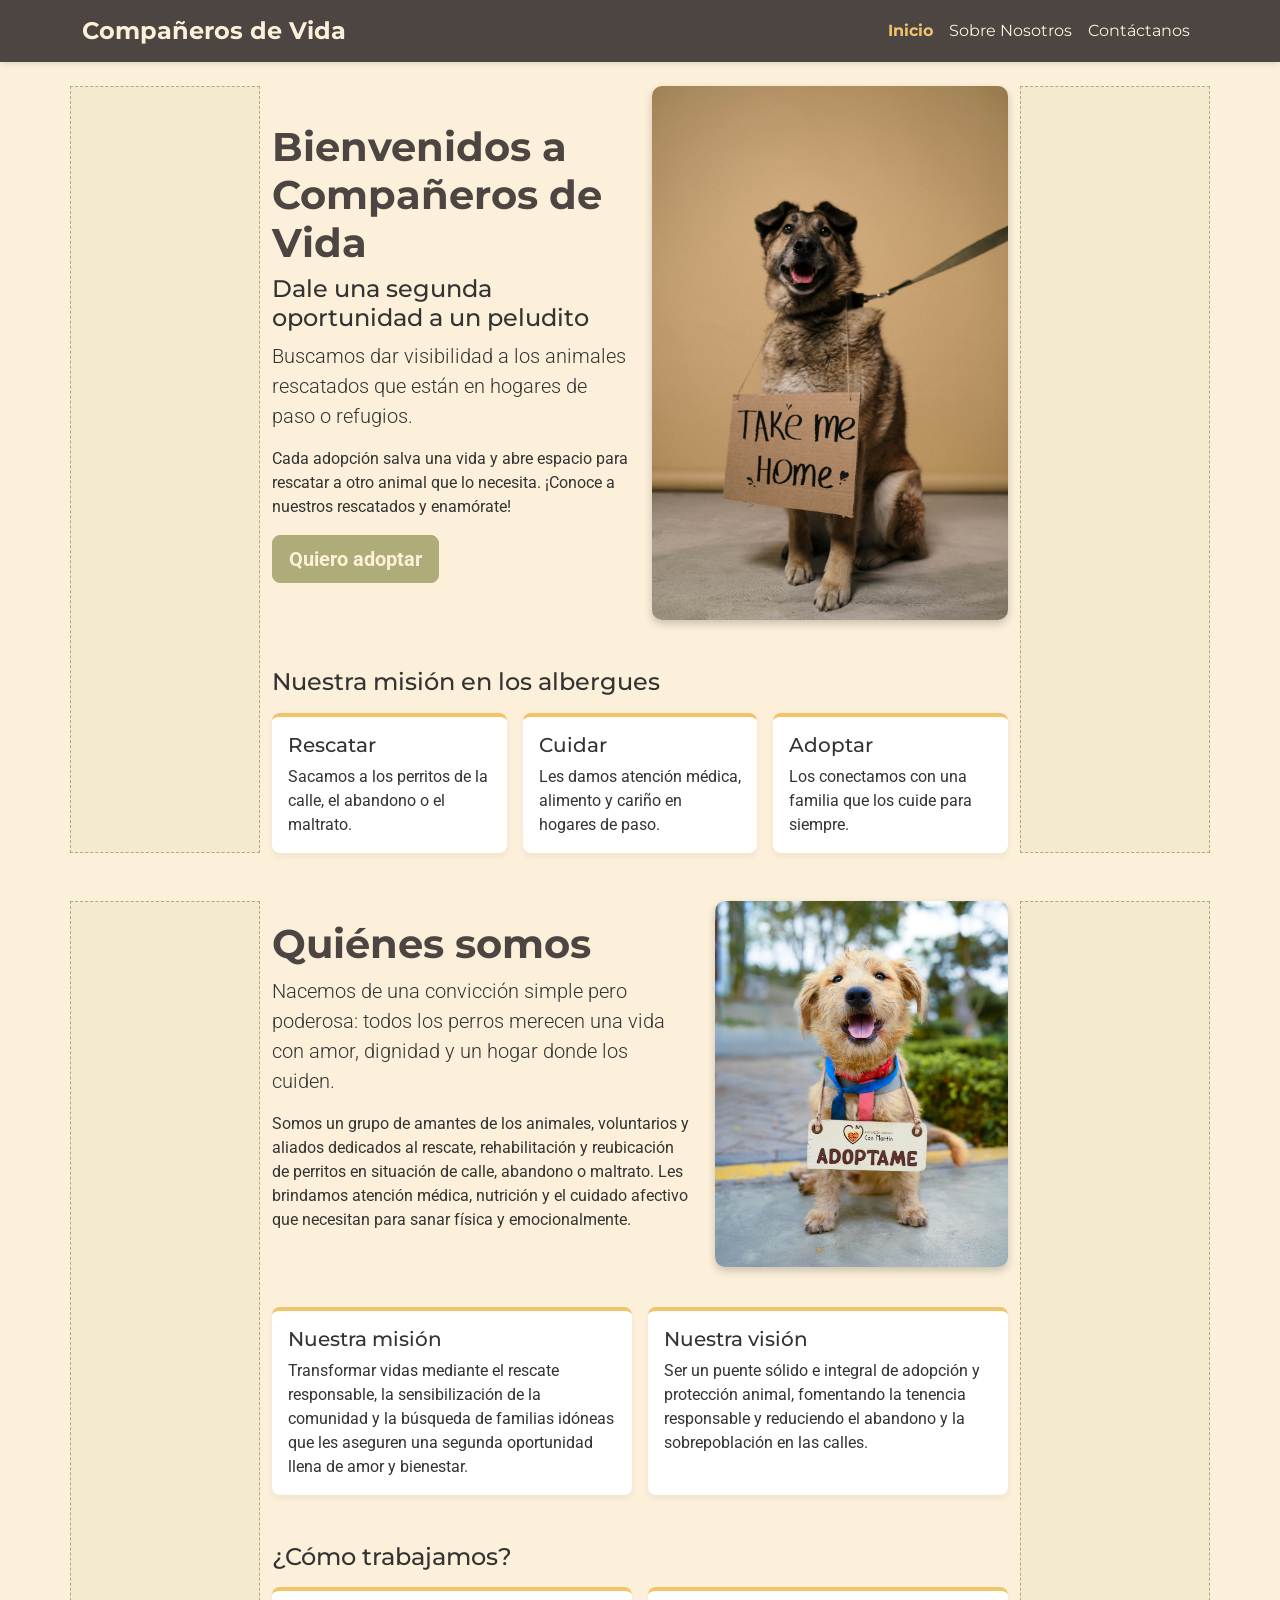
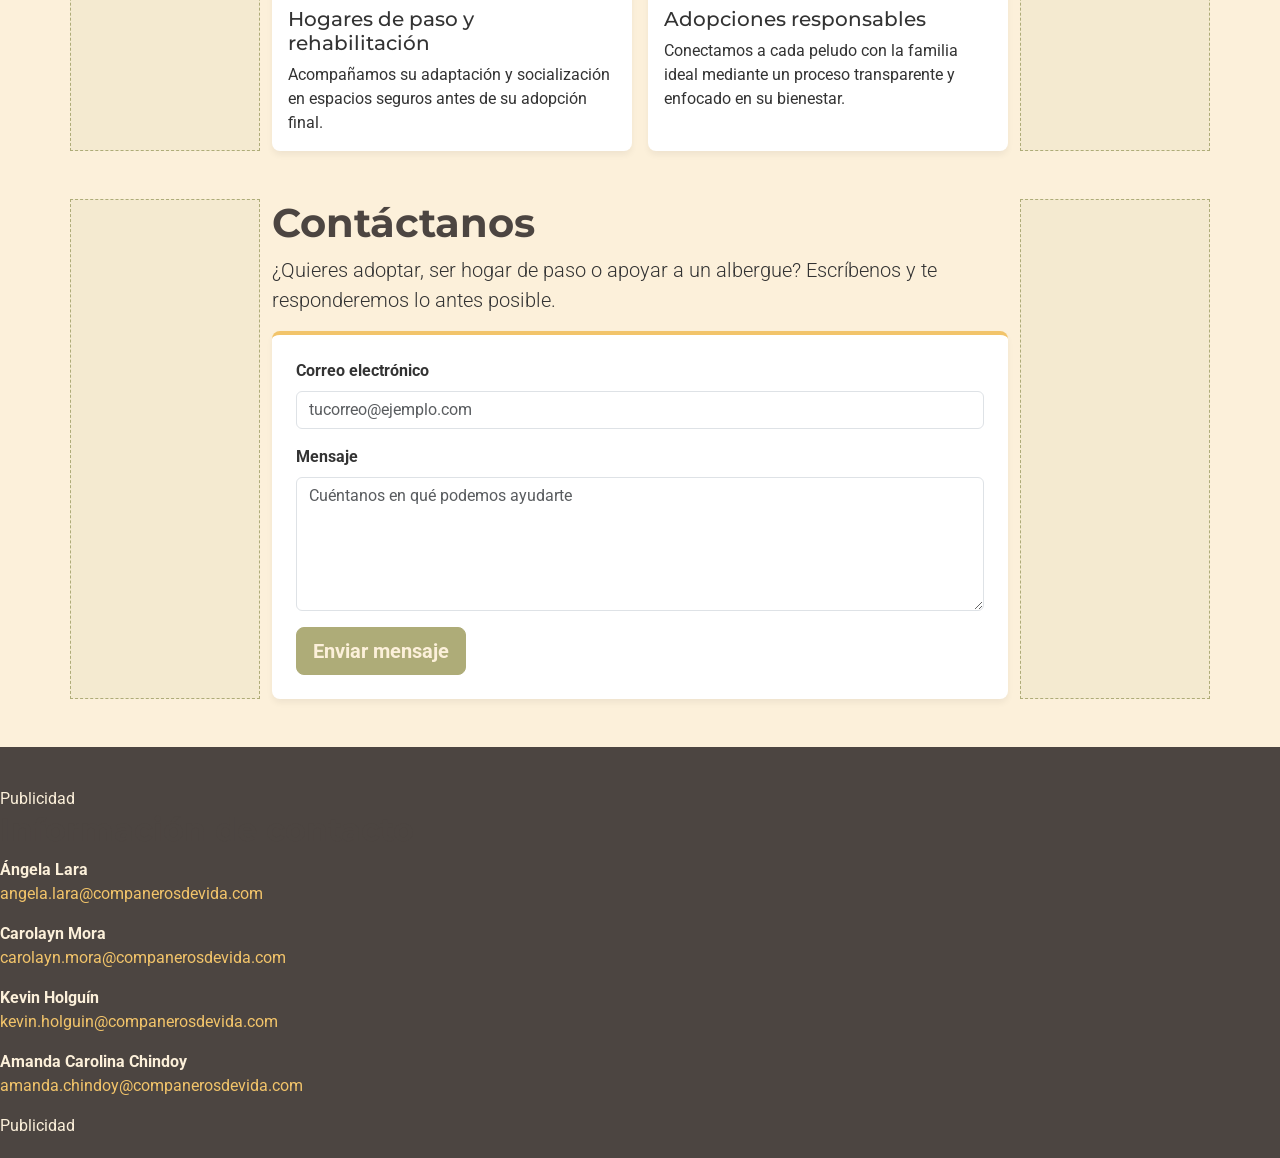
<file: index.html>
﻿<!DOCTYPE html>
<html lang="es">
<head>
    <meta charset="UTF-8">
    <meta name="viewport" content="width=device-width, initial-scale=1.0">
    <title>Compañeros de Vida</title>

    <!-- Bootstrap -->
    <link href="https://cdn.jsdelivr.net/npm/bootstrap@5.3.8/dist/css/bootstrap.min.css" rel="stylesheet"
    integrity="sha384-sRIl4kxILFvY47J16cr9ZwB07vP4J8+LH7qKQnuqkuIAvNWLzeN8tE5YBujZqJLB" crossorigin="anonymous">
    <link href="https://fonts.googleapis.com/css2?family=Nunito:wght@400;600;800&display=swap" rel="stylesheet">
    <link rel="stylesheet" href="styles.css">
</head>
<body>
    <nav class="navbar navbar-expand-lg navbar-compania sticky-top">
        <div class="container">
            <a class="navbar-brand fs-4 fw-bolder" href="#inicio">Compañeros de Vida</a>
            <button class="navbar-toggler" type="button" data-bs-toggle="collapse" data-bs-target="#menuPrincipal" aria-controls="menuPrincipal" aria-expanded="false" aria-label="Abrir menú">
                <span class="navbar-toggler-icon"></span>
            </button>
            <div class="collapse navbar-collapse" id="menuPrincipal">
                <ul class="navbar-nav ms-auto">
                    <li class="nav-item"><a class="nav-link active" href="#inicio" aria-current="page">Inicio</a></li>
                    <li class="nav-item"><a class="nav-link" href="#sobre-nosotros">Sobre Nosotros</a></li>
                    <li class="nav-item"><a class="nav-link" href="#contacto">Contáctanos</a></li>
                </ul>
            </div>
        </div>
    </nav>

    <main>
        <section id="inicio" class="container mt-4 seccion-pagina">
            <div class="row">
                <aside class="col-md-2 columna-reservada" aria-hidden="true"></aside>
                <div class="col-md-8">
                    <div class="row align-items-center g-4">
                        <div class="col-lg-6">
                            <h1 class="display-6">Bienvenidos a Compañeros de Vida</h1>
                            <h2 class="h4">Dale una segunda oportunidad a un peludito</h2>
                            <p class="lead">Buscamos dar visibilidad a los animales rescatados que están en hogares de paso o refugios.</p>
                            <p>Cada adopción salva una vida y abre espacio para rescatar a otro animal que lo necesita. ¡Conoce a nuestros rescatados y enamórate!</p>
                            <a href="#contacto" class="btn btn-compania btn-lg">Quiero adoptar</a>
                        </div>
                        <div class="col-lg-6 text-center">
                            <img src="img/perito-inicio.png" class="img-fluid img-redondeada" alt="Perro buscando un hogar">
                        </div>
                    </div>

                    <h2 class="h4 mt-5 mb-3">Nuestra misión en los albergues</h2>
                    <div class="row g-3">
                        <div class="col-md-4"><div class="tarjeta-compania p-3 h-100"><h3 class="h5">Rescatar</h3><p class="mb-0">Sacamos a los perritos de la calle, el abandono o el maltrato.</p></div></div>
                        <div class="col-md-4"><div class="tarjeta-compania p-3 h-100"><h3 class="h5">Cuidar</h3><p class="mb-0">Les damos atención médica, alimento y cariño en hogares de paso.</p></div></div>
                        <div class="col-md-4"><div class="tarjeta-compania p-3 h-100"><h3 class="h5">Adoptar</h3><p class="mb-0">Los conectamos con una familia que los cuide para siempre.</p></div></div>
                    </div>
                </div>
                <aside class="col-md-2 columna-reservada" aria-hidden="true"></aside>
            </div>
        </section>

        <section id="sobre-nosotros" class="container mt-5 seccion-pagina">
            <div class="row">
                <aside class="col-md-2 columna-reservada" aria-hidden="true"></aside>
                <div class="col-md-8">
                    <div class="row align-items-center g-4">
                        <div class="col-lg-7">
                            <h2 class="display-6">Quiénes somos</h2>
                            <p class="lead">Nacemos de una convicción simple pero poderosa: todos los perros merecen una vida con amor, dignidad y un hogar donde los cuiden.</p>
                            <p>Somos un grupo de amantes de los animales, voluntarios y aliados dedicados al rescate, rehabilitación y reubicación de perritos en situación de calle, abandono o maltrato. Les brindamos atención médica, nutrición y el cuidado afectivo que necesitan para sanar física y emocionalmente.</p>
                        </div>
                        <div class="col-lg-5 text-center">
                            <img src="img/pexels-christopher-welsch-leveroni-2150186467-32438131.jpg" class="img-fluid img-redondeada" alt="Equipo de Compañeros de Vida trabajando por los animales">
                        </div>
                    </div>
                    <div class="row g-3 mt-4">
                        <div class="col-md-6"><div class="tarjeta-compania p-3 h-100"><h3 class="h5">Nuestra misión</h3><p class="mb-0">Transformar vidas mediante el rescate responsable, la sensibilización de la comunidad y la búsqueda de familias idóneas que les aseguren una segunda oportunidad llena de amor y bienestar.</p></div></div>
                        <div class="col-md-6"><div class="tarjeta-compania p-3 h-100"><h3 class="h5">Nuestra visión</h3><p class="mb-0">Ser un puente sólido e integral de adopción y protección animal, fomentando la tenencia responsable y reduciendo el abandono y la sobrepoblación en las calles.</p></div></div>
                    </div>
                    <h3 class="h4 mt-5 mb-3">¿Cómo trabajamos?</h3>
                    <div class="row g-3">
                        <div class="col-md-6"><div class="tarjeta-compania p-3 h-100"><h4 class="h5">Hogares de paso y rehabilitación</h4><p class="mb-0">Acompañamos su adaptación y socialización en espacios seguros antes de su adopción final.</p></div></div>
                        <div class="col-md-6"><div class="tarjeta-compania p-3 h-100"><h4 class="h5">Adopciones responsables</h4><p class="mb-0">Conectamos a cada peludo con la familia ideal mediante un proceso transparente y enfocado en su bienestar.</p></div></div>
                    </div>
                </div>
                <aside class="col-md-2 columna-reservada" aria-hidden="true"></aside>
            </div>
        </section>

        <section id="contacto" class="container mt-5 seccion-pagina">
            <div class="row">
                <aside class="col-md-2 columna-reservada" aria-hidden="true"></aside>
                <div class="col-md-8">
                    <h2 class="display-6">Contáctanos</h2>
                    <p class="lead">¿Quieres adoptar, ser hogar de paso o apoyar a un albergue? Escríbenos y te responderemos lo antes posible.</p>
                    <div id="alerta-contacto" aria-live="polite"></div>
                    <form id="formulario-contacto" class="tarjeta-compania p-4">
                        <div class="mb-3">
                            <label for="correo" class="form-label fw-bold">Correo electrónico</label>
                            <input type="email" class="form-control" id="correo" name="correo" placeholder="tucorreo@ejemplo.com" required>
                        </div>
                        <div class="mb-3">
                            <label for="mensaje" class="form-label fw-bold">Mensaje</label>
                            <textarea class="form-control" id="mensaje" name="mensaje" rows="5" placeholder="Cuéntanos en qué podemos ayudarte" required></textarea>
                        </div>
                        <button type="submit" class="btn btn-compania btn-lg">Enviar mensaje</button>
                    </form>
                </div>
                <aside class="col-md-2 columna-reservada" aria-hidden="true"></aside>
            </div>
        </section>
    </main>

    <footer class="footer footer-compania mt-5">
        <div class="footer-column publicidad" aria-label="Espacio para publicidad">Publicidad</div>

        <div class="footer-column informacion">
            <div class="contacto">
                <h2>Información de contacto</h2>
                <p><strong>Ángela Lara</strong><br><a href="mailto:angela.lara@companerosdevida.com">angela.lara@companerosdevida.com</a></p>
                <p><strong>Carolayn Mora</strong><br><a href="mailto:carolayn.mora@companerosdevida.com">carolayn.mora@companerosdevida.com</a></p>
                <p><strong>Kevin Holguín</strong><br><a href="mailto:kevin.holguin@companerosdevida.com">kevin.holguin@companerosdevida.com</a></p>
                <p><strong>Amanda Carolina Chindoy</strong><br><a href="mailto:amanda.chindoy@companerosdevida.com">amanda.chindoy@companerosdevida.com</a></p>
            </div>
        </div>

        <div class="footer-column publicidad" aria-label="Espacio para publicidad">Publicidad</div>
    </footer>

    <script src="https://cdn.jsdelivr.net/npm/bootstrap@5.3.8/dist/js/bootstrap.bundle.min.js"
    integrity="sha384-FKyoEForCGlyvwx9Hj09JcYn3nv7wiPVlz7YYwJrWVcXK/BmnVDxM+D2scQbITxI" crossorigin="anonymous"></script>
    <script>
        const formulario = document.getElementById('formulario-contacto');
        formulario.addEventListener('submit', function (event) {
            event.preventDefault();
            document.getElementById('alerta-contacto').innerHTML =
                '<div class="alert alert-success alert-dismissible fade show" role="alert">' +
                'Mensaje enviado' +
                '<button type="button" class="btn-close" data-bs-dismiss="alert" aria-label="Cerrar"></button>' +
                '</div>';
            formulario.reset();
        });
    </script>
</body>
</html>
</file>
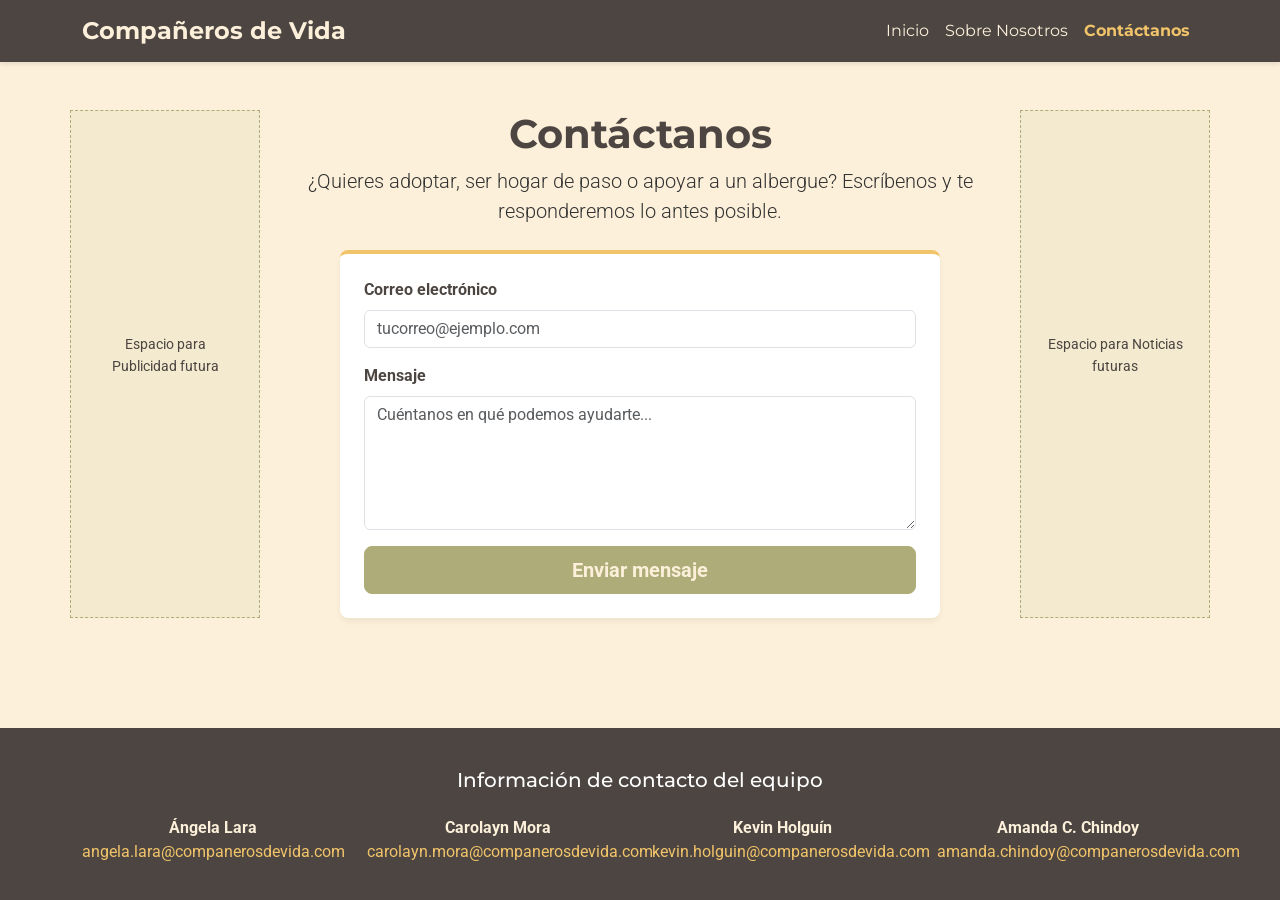
<file: contactanos.html>
<!DOCTYPE html>
<html lang="es">
<head>
    <meta charset="UTF-8">
    <meta name="viewport" content="width=device-width, initial-scale=1.0">
    <title>Contáctanos - Compañeros de Vida</title>
    <link href="https://cdn.jsdelivr.net/npm/bootstrap@5.3.8/dist/css/bootstrap.min.css" rel="stylesheet">
    <link rel="stylesheet" href="styles.css">
</head>
<body>
    <nav class="navbar navbar-expand-lg navbar-compania sticky-top">
        <div class="container">
            <a class="navbar-brand fs-4 fw-bolder" href="index.html">Compañeros de Vida</a>
            <button class="navbar-toggler" type="button" data-bs-toggle="collapse" data-bs-target="#menuPrincipal">
                <span class="navbar-toggler-icon"></span>
            </button>
            <div class="collapse navbar-collapse" id="menuPrincipal">
                <ul class="navbar-nav ms-auto">
                    <li class="nav-item"><a class="nav-link" href="index.html">Inicio</a></li>
                    <li class="nav-item"><a class="nav-link" href="sobre-nosotros.html">Sobre Nosotros</a></li>
                    <li class="nav-item"><a class="nav-link active" href="contactanos.html">Contáctanos</a></li>
                </ul>
            </div>
        </div>
    </nav>

    <div class="container mt-5 mb-5">
        <div class="row">
            <div class="col-md-2 d-none d-md-flex columna-reservada">
                <p>Espacio para Publicidad futura</p>
            </div>
            
            <div class="col-md-8">
                <main>
                    <h1 class="display-6 text-center">Contáctanos</h1>
                    <p class="lead text-center mb-4">¿Quieres adoptar, ser hogar de paso o apoyar a un albergue? Escríbenos y te responderemos lo antes posible.</p>
                    
                    <!-- Espacio donde se mostrará la alerta de envío -->
                    <div id="alerta-contacto" aria-live="polite"></div>
                    
                    <form id="formulario-contacto" class="tarjeta-compania p-4 mx-auto" style="max-width: 600px;">
                        <div class="mb-3">
                            <label for="correo" class="form-label fw-bold" style="color: var(--cafe-oscuro)">Correo electrónico</label>
                            <input type="email" class="form-control" id="correo" name="correo" placeholder="tucorreo@ejemplo.com" required>
                        </div>
                        <div class="mb-3">
                            <label for="mensaje" class="form-label fw-bold" style="color: var(--cafe-oscuro)">Mensaje</label>
                            <textarea class="form-control" id="mensaje" name="mensaje" rows="5" placeholder="Cuéntanos en qué podemos ayudarte..." required></textarea>
                        </div>
                        <div class="d-grid">
                            <button type="submit" class="btn btn-compania btn-lg">Enviar mensaje</button>
                        </div>
                    </form>
                </main>
            </div>

            <div class="col-md-2 d-none d-md-flex columna-reservada">
                <p>Espacio para Noticias futuras</p>
            </div>
        </div>
    </div>

    <footer class="footer-compania">
        <div class="container text-center">
            <h3 class="h5 text-white mb-4">Información de contacto del equipo</h3>
            <div class="row">
                <div class="col-md-3 mb-3">
                    <strong>Ángela Lara</strong><br>
                    <a href="mailto:angela.lara@companerosdevida.com">angela.lara@companerosdevida.com</a>
                </div>
                <div class="col-md-3 mb-3">
                    <strong>Carolayn Mora</strong><br>
                    <a href="mailto:carolayn.mora@companerosdevida.com">carolayn.mora@companerosdevida.com</a>
                </div>
                <div class="col-md-3 mb-3">
                    <strong>Kevin Holguín</strong><br>
                    <a href="mailto:kevin.holguin@companerosdevida.com">kevin.holguin@companerosdevida.com</a>
                </div>
                <div class="col-md-3 mb-3">
                    <strong>Amanda C. Chindoy</strong><br>
                    <a href="mailto:amanda.chindoy@companerosdevida.com">amanda.chindoy@companerosdevida.com</a>
                </div>
            </div>
        </div>
    </footer>

    <script src="https://cdn.jsdelivr.net/npm/bootstrap@5.3.8/dist/js/bootstrap.bundle.min.js"></script>
    
    <!-- Script de Bootstrap para la Alerta en Vivo -->
    <script>
        const formulario = document.getElementById('formulario-contacto');
        formulario.addEventListener('submit', function (event) {
            event.preventDefault();
            document.getElementById('alerta-contacto').innerHTML =
                '<div class="alert alert-success alert-dismissible fade show" role="alert" style="background-color: var(--verde); color: var(--beige); border: none;">' +
                '<strong>¡Mensaje enviado con éxito!</strong> Estaremos en contacto pronto.' +
                '<button type="button" class="btn-close" data-bs-dismiss="alert" aria-label="Cerrar"></button>' +
                '</div>';
            formulario.reset();
        });
    </script>
</body>
</html>
</file>
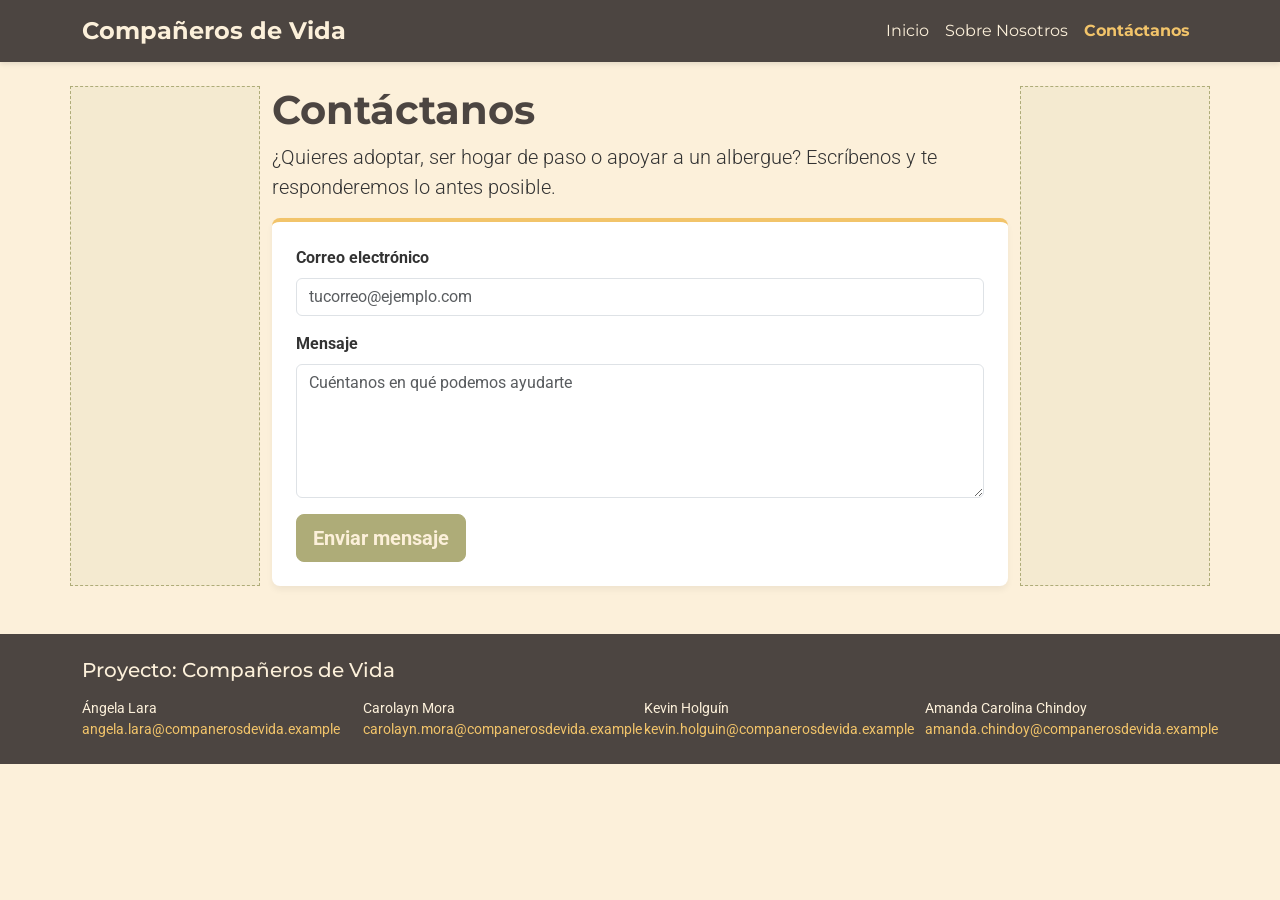
<file: contacto.html>
<!DOCTYPE html>
<html lang="es">
<head>
    <meta charset="UTF-8">
    <meta name="viewport" content="width=device-width, initial-scale=1.0">
    <title>Contáctanos - Compañeros de Vida</title>

    <!-- Bootstrap -->
    <link href="https://cdn.jsdelivr.net/npm/bootstrap@5.3.8/dist/css/bootstrap.min.css" rel="stylesheet"
    integrity="sha384-sRIl4kxILFvY47J16cr9ZwB07vP4J8+LH7qKQnuqkuIAvNWLzeN8tE5YBujZqJLB" crossorigin="anonymous">

    <!-- Único archivo CSS del sitio -->
    <link rel="stylesheet" href="styles.css">
</head>
<body>
    <nav class="navbar navbar-expand-lg navbar-compania sticky-top">
        <div class="container">
            <a class="navbar-brand fs-4 fw-bolder" href="index.html">Compañeros de Vida</a>
            <button class="navbar-toggler" type="button" data-bs-toggle="collapse" data-bs-target="#menuPrincipal" aria-controls="menuPrincipal" aria-expanded="false" aria-label="Abrir menú">
                <span class="navbar-toggler-icon"></span>
            </button>
            <div class="collapse navbar-collapse" id="menuPrincipal">
                <ul class="navbar-nav ms-auto">
                    <li class="nav-item"><a class="nav-link" href="index.html">Inicio</a></li>
                    <li class="nav-item"><a class="nav-link" href="quienes-somos.html">Sobre Nosotros</a></li>
                    <li class="nav-item"><a class="nav-link active" href="contacto.html" aria-current="page">Contáctanos</a></li>
                </ul>
            </div>
        </div>
    </nav>

    <div class="container mt-4">
        <div class="row">
            <aside class="col-md-2 columna-reservada">
                <!-- Publicidad futura -->
            </aside>

            <main class="col-md-8">
                <h1 class="display-6">Contáctanos</h1>
                <p class="lead">¿Quieres adoptar, ser hogar de paso o apoyar a un albergue? Escríbenos y te responderemos lo antes posible.</p>

                <!-- Alerta en vivo: aparece al enviar el formulario -->
                <div id="alerta-contacto"></div>

                <form id="formulario-contacto" class="tarjeta-compania p-4">
                    <div class="mb-3">
                        <label for="correo" class="form-label fw-bold">Correo electrónico</label>
                        <input type="email" class="form-control" id="correo" placeholder="tucorreo@ejemplo.com" required>
                    </div>
                    <div class="mb-3">
                        <label for="mensaje" class="form-label fw-bold">Mensaje</label>
                        <textarea class="form-control" id="mensaje" rows="5" placeholder="Cuéntanos en qué podemos ayudarte" required></textarea>
                    </div>
                    <button type="submit" class="btn btn-compania btn-lg">Enviar mensaje</button>
                </form>
            </main>

            <aside class="col-md-2 columna-reservada">
                <!-- Noticias futuras -->
            </aside>
        </div>
    </div>

    <footer class="footer-compania py-4 mt-5">
        <div class="container">
            <h2 class="h5 mb-3">Proyecto: Compañeros de Vida</h2>
            <div class="row row-cols-1 row-cols-md-2 row-cols-lg-4 g-2 small">
                <div class="col">Ángela Lara<br><a href="mailto:angela.lara@companerosdevida.example">angela.lara@companerosdevida.example</a></div>
                <div class="col">Carolayn Mora<br><a href="mailto:carolayn.mora@companerosdevida.example">carolayn.mora@companerosdevida.example</a></div>
                <div class="col">Kevin Holguín<br><a href="mailto:kevin.holguin@companerosdevida.example">kevin.holguin@companerosdevida.example</a></div>
                <div class="col">Amanda Carolina Chindoy<br><a href="mailto:amanda.chindoy@companerosdevida.example">amanda.chindoy@companerosdevida.example</a></div>
            </div>
        </div>
    </footer>

    <script src="https://cdn.jsdelivr.net/npm/bootstrap@5.3.8/dist/js/bootstrap.bundle.min.js"
    integrity="sha384-FKyoEForCGlyvwx9Hj09JcYn3nv7wiPVlz7YYwJrWVcXK/BmnVDxM+D2scQbITxI" crossorigin="anonymous"></script>

    <script>
        const formulario = document.getElementById('formulario-contacto');

        formulario.addEventListener('submit', function (event) {
            event.preventDefault();
            document.getElementById('alerta-contacto').innerHTML =
                '<div class="alert alert-success alert-dismissible fade show" role="alert">' +
                'Mensaje enviado' +
                '<button type="button" class="btn-close" data-bs-dismiss="alert" aria-label="Cerrar"></button>' +
                '</div>';
            formulario.reset();
        });
    </script>
</body>
</html>
</file>
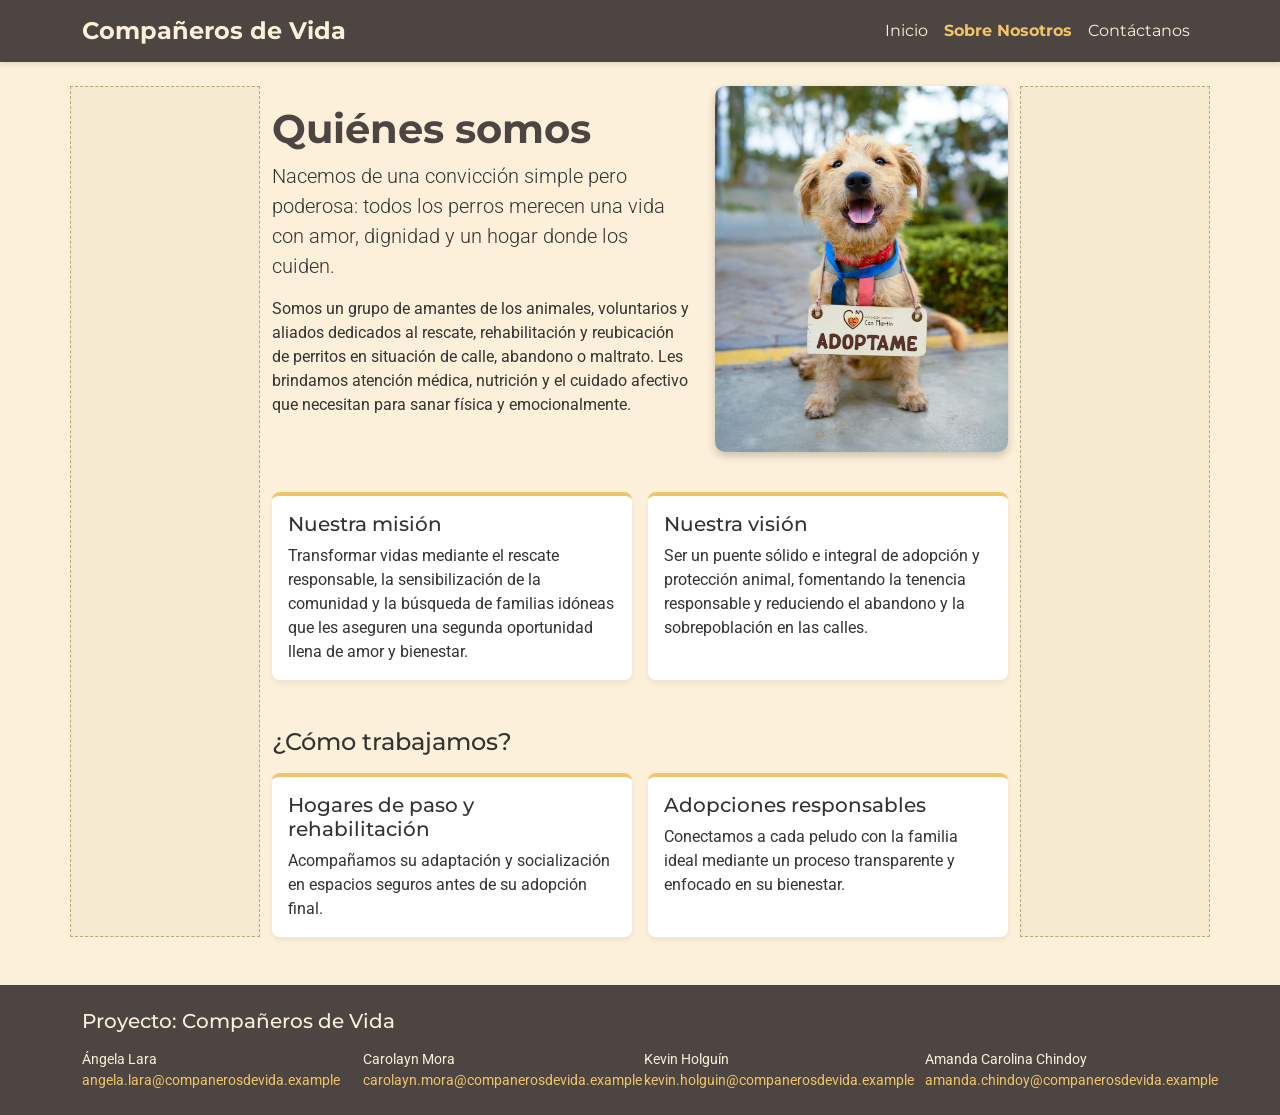
<file: quienes-somos.html>
<!DOCTYPE html>
<html lang="es">
<head>
    <meta charset="UTF-8">
    <meta name="viewport" content="width=device-width, initial-scale=1.0">
    <title>Sobre Nosotros - Compañeros de Vida</title>

    <!-- Bootstrap -->
    <link href="https://cdn.jsdelivr.net/npm/bootstrap@5.3.8/dist/css/bootstrap.min.css" rel="stylesheet"
    integrity="sha384-sRIl4kxILFvY47J16cr9ZwB07vP4J8+LH7qKQnuqkuIAvNWLzeN8tE5YBujZqJLB" crossorigin="anonymous">

    <!-- Único archivo CSS del sitio -->
    <link rel="stylesheet" href="styles.css">
</head>
<body>
    <nav class="navbar navbar-expand-lg navbar-compania sticky-top">
        <div class="container">
            <a class="navbar-brand fs-4 fw-bolder" href="index.html">Compañeros de Vida</a>
            <button class="navbar-toggler" type="button" data-bs-toggle="collapse" data-bs-target="#menuPrincipal" aria-controls="menuPrincipal" aria-expanded="false" aria-label="Abrir menú">
                <span class="navbar-toggler-icon"></span>
            </button>
            <div class="collapse navbar-collapse" id="menuPrincipal">
                <ul class="navbar-nav ms-auto">
                    <li class="nav-item"><a class="nav-link" href="index.html">Inicio</a></li>
                    <li class="nav-item"><a class="nav-link active" href="quienes-somos.html" aria-current="page">Sobre Nosotros</a></li>
                    <li class="nav-item"><a class="nav-link" href="contacto.html">Contáctanos</a></li>
                </ul>
            </div>
        </div>
    </nav>

    <div class="container mt-4">
        <div class="row">
            <aside class="col-md-2 columna-reservada">
                <!-- Publicidad futura -->
            </aside>

            <main class="col-md-8">
                <div class="row align-items-center g-4">
                    <div class="col-lg-7">
                        <h1 class="display-6">Quiénes somos</h1>
                        <p class="lead">Nacemos de una convicción simple pero poderosa: todos los perros merecen una vida con amor, dignidad y un hogar donde los cuiden.</p>
                        <p>Somos un grupo de amantes de los animales, voluntarios y aliados dedicados al rescate, rehabilitación y reubicación de perritos en situación de calle, abandono o maltrato. Les brindamos atención médica, nutrición y el cuidado afectivo que necesitan para sanar física y emocionalmente.</p>
                    </div>
                    <div class="col-lg-5 text-center">
                        <img src="img/pexels-christopher-welsch-leveroni-2150186467-32438131.jpg" class="img-fluid img-redondeada" alt="Equipo de Compañeros de Vida trabajando por los animales">
                    </div>
                </div>

                <div class="row g-3 mt-4">
                    <div class="col-md-6">
                        <div class="tarjeta-compania p-3 h-100">
                            <h2 class="h5">Nuestra misión</h2>
                            <p class="mb-0">Transformar vidas mediante el rescate responsable, la sensibilización de la comunidad y la búsqueda de familias idóneas que les aseguren una segunda oportunidad llena de amor y bienestar.</p>
                        </div>
                    </div>
                    <div class="col-md-6">
                        <div class="tarjeta-compania p-3 h-100">
                            <h2 class="h5">Nuestra visión</h2>
                            <p class="mb-0">Ser un puente sólido e integral de adopción y protección animal, fomentando la tenencia responsable y reduciendo el abandono y la sobrepoblación en las calles.</p>
                        </div>
                    </div>
                </div>

                <h2 class="h4 mt-5 mb-3">¿Cómo trabajamos?</h2>
                <div class="row g-3">
                    <div class="col-md-6">
                        <div class="tarjeta-compania p-3 h-100">
                            <h3 class="h5">Hogares de paso y rehabilitación</h3>
                            <p class="mb-0">Acompañamos su adaptación y socialización en espacios seguros antes de su adopción final.</p>
                        </div>
                    </div>
                    <div class="col-md-6">
                        <div class="tarjeta-compania p-3 h-100">
                            <h3 class="h5">Adopciones responsables</h3>
                            <p class="mb-0">Conectamos a cada peludo con la familia ideal mediante un proceso transparente y enfocado en su bienestar.</p>
                        </div>
                    </div>
                </div>
            </main>

            <aside class="col-md-2 columna-reservada">
                <!-- Noticias futuras -->
            </aside>
        </div>
    </div>

    <footer class="footer-compania py-4 mt-5">
        <div class="container">
            <h2 class="h5 mb-3">Proyecto: Compañeros de Vida</h2>
            <div class="row row-cols-1 row-cols-md-2 row-cols-lg-4 g-2 small">
                <div class="col">Ángela Lara<br><a href="mailto:angela.lara@companerosdevida.example">angela.lara@companerosdevida.example</a></div>
                <div class="col">Carolayn Mora<br><a href="mailto:carolayn.mora@companerosdevida.example">carolayn.mora@companerosdevida.example</a></div>
                <div class="col">Kevin Holguín<br><a href="mailto:kevin.holguin@companerosdevida.example">kevin.holguin@companerosdevida.example</a></div>
                <div class="col">Amanda Carolina Chindoy<br><a href="mailto:amanda.chindoy@companerosdevida.example">amanda.chindoy@companerosdevida.example</a></div>
            </div>
        </div>
    </footer>

    <script src="https://cdn.jsdelivr.net/npm/bootstrap@5.3.8/dist/js/bootstrap.bundle.min.js"
    integrity="sha384-FKyoEForCGlyvwx9Hj09JcYn3nv7wiPVlz7YYwJrWVcXK/BmnVDxM+D2scQbITxI" crossorigin="anonymous"></script>
</body>
</html>
</file>
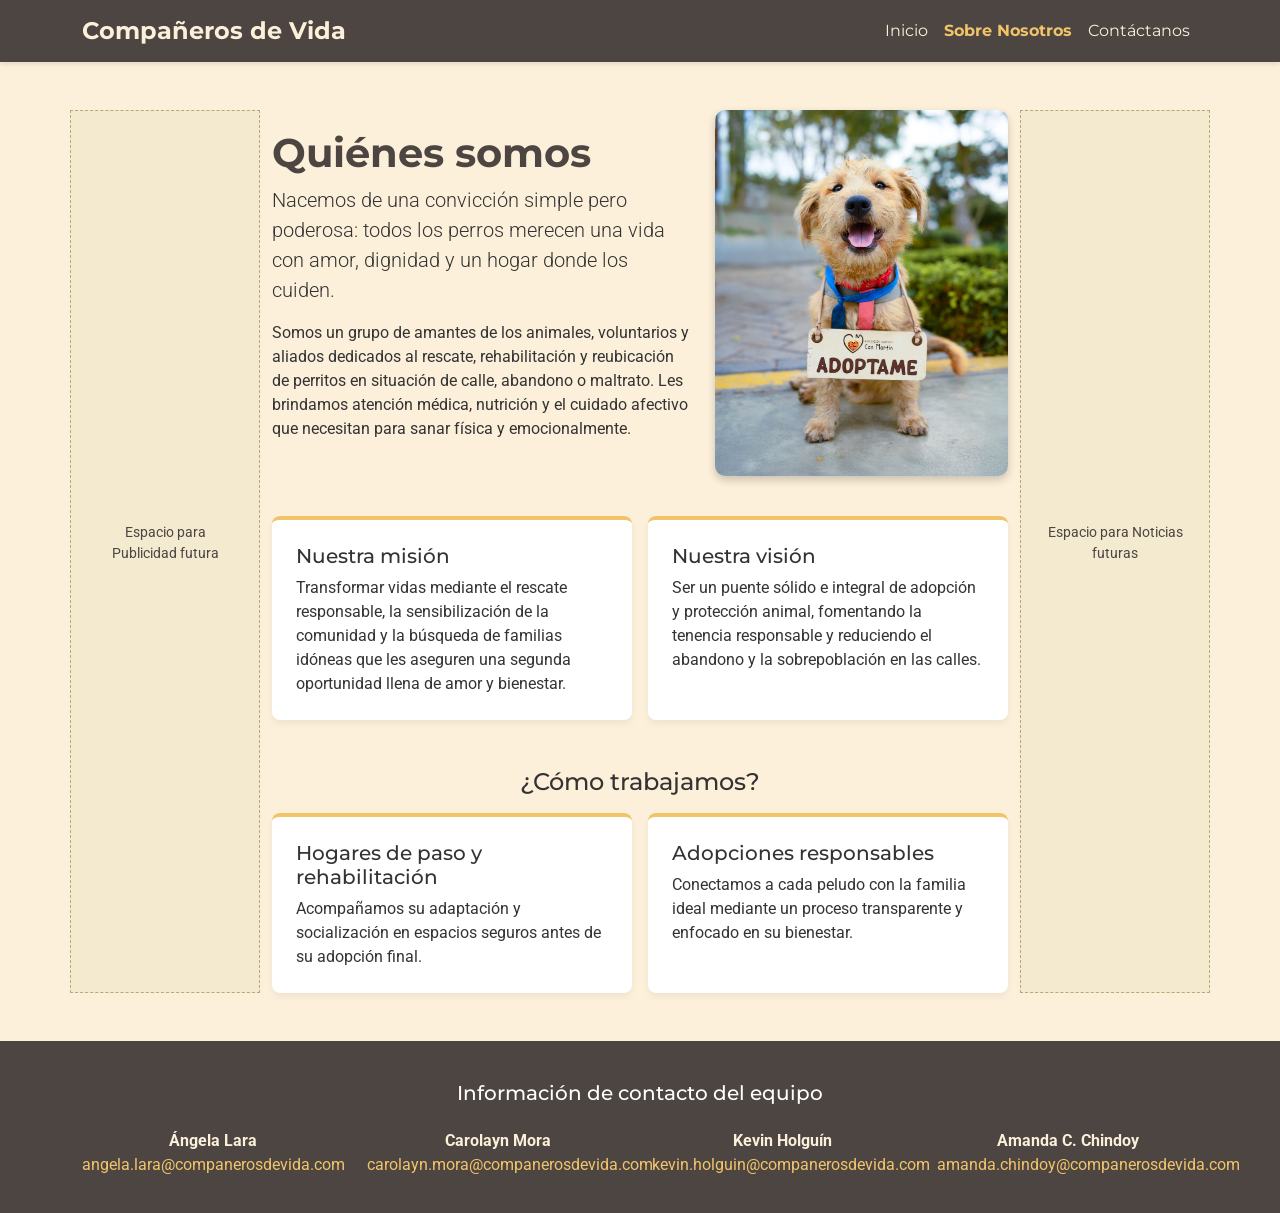
<file: sobre-nosotros.html>
<!DOCTYPE html>
<html lang="es">
<head>
    <meta charset="UTF-8">
    <meta name="viewport" content="width=device-width, initial-scale=1.0">
    <title>Sobre Nosotros - Compañeros de Vida</title>
    <link href="https://cdn.jsdelivr.net/npm/bootstrap@5.3.8/dist/css/bootstrap.min.css" rel="stylesheet">
    <link rel="stylesheet" href="styles.css">
</head>
<body>
    <nav class="navbar navbar-expand-lg navbar-compania sticky-top">
        <div class="container">
            <a class="navbar-brand fs-4 fw-bolder" href="index.html">Compañeros de Vida</a>
            <button class="navbar-toggler" type="button" data-bs-toggle="collapse" data-bs-target="#menuPrincipal">
                <span class="navbar-toggler-icon"></span>
            </button>
            <div class="collapse navbar-collapse" id="menuPrincipal">
                <ul class="navbar-nav ms-auto">
                    <li class="nav-item"><a class="nav-link" href="index.html">Inicio</a></li>
                    <li class="nav-item"><a class="nav-link active" href="sobre-nosotros.html">Sobre Nosotros</a></li>
                    <li class="nav-item"><a class="nav-link" href="contactanos.html">Contáctanos</a></li>
                </ul>
            </div>
        </div>
    </nav>

    <div class="container mt-5 mb-5">
        <div class="row">
            <div class="col-md-2 d-none d-md-flex columna-reservada">
                <p>Espacio para Publicidad futura</p>
            </div>
            
            <div class="col-md-8">
                <main>
                    <div class="row align-items-center g-4">
                        <div class="col-lg-7">
                            <h1 class="display-6">Quiénes somos</h1>
                            <p class="lead">Nacemos de una convicción simple pero poderosa: todos los perros merecen una vida con amor, dignidad y un hogar donde los cuiden.</p>
                            <p>Somos un grupo de amantes de los animales, voluntarios y aliados dedicados al rescate, rehabilitación y reubicación de perritos en situación de calle, abandono o maltrato. Les brindamos atención médica, nutrición y el cuidado afectivo que necesitan para sanar física y emocionalmente.</p>
                        </div>
                        <div class="col-lg-5 text-center">
                            <img src="img/pexels-christopher-welsch-leveroni-2150186467-32438131.jpg" class="img-fluid img-redondeada" alt="Equipo de Compañeros de Vida">
                        </div>
                    </div>
                    
                    <div class="row g-3 mt-4">
                        <div class="col-md-6">
                            <div class="tarjeta-compania p-4 h-100">
                                <h3 class="h5">Nuestra misión</h3>
                                <p class="mb-0">Transformar vidas mediante el rescate responsable, la sensibilización de la comunidad y la búsqueda de familias idóneas que les aseguren una segunda oportunidad llena de amor y bienestar.</p>
                            </div>
                        </div>
                        <div class="col-md-6">
                            <div class="tarjeta-compania p-4 h-100">
                                <h3 class="h5">Nuestra visión</h3>
                                <p class="mb-0">Ser un puente sólido e integral de adopción y protección animal, fomentando la tenencia responsable y reduciendo el abandono y la sobrepoblación en las calles.</p>
                            </div>
                        </div>
                    </div>

                    <h2 class="h4 mt-5 mb-3 text-center">¿Cómo trabajamos?</h2>
                    <div class="row g-3">
                        <div class="col-md-6">
                            <div class="tarjeta-compania p-4 h-100">
                                <h4 class="h5">Hogares de paso y rehabilitación</h4>
                                <p class="mb-0">Acompañamos su adaptación y socialización en espacios seguros antes de su adopción final.</p>
                            </div>
                        </div>
                        <div class="col-md-6">
                            <div class="tarjeta-compania p-4 h-100">
                                <h4 class="h5">Adopciones responsables</h4>
                                <p class="mb-0">Conectamos a cada peludo con la familia ideal mediante un proceso transparente y enfocado en su bienestar.</p>
                            </div>
                        </div>
                    </div>
                </main>
            </div>

            <div class="col-md-2 d-none d-md-flex columna-reservada">
                <p>Espacio para Noticias futuras</p>
            </div>
        </div>
    </div>

    <footer class="footer-compania">
        <div class="container text-center">
            <h3 class="h5 text-white mb-4">Información de contacto del equipo</h3>
            <div class="row">
                <div class="col-md-3 mb-3">
                    <strong>Ángela Lara</strong><br>
                    <a href="mailto:angela.lara@companerosdevida.com">angela.lara@companerosdevida.com</a>
                </div>
                <div class="col-md-3 mb-3">
                    <strong>Carolayn Mora</strong><br>
                    <a href="mailto:carolayn.mora@companerosdevida.com">carolayn.mora@companerosdevida.com</a>
                </div>
                <div class="col-md-3 mb-3">
                    <strong>Kevin Holguín</strong><br>
                    <a href="mailto:kevin.holguin@companerosdevida.com">kevin.holguin@companerosdevida.com</a>
                </div>
                <div class="col-md-3 mb-3">
                    <strong>Amanda C. Chindoy</strong><br>
                    <a href="mailto:amanda.chindoy@companerosdevida.com">amanda.chindoy@companerosdevida.com</a>
                </div>
            </div>
        </div>
    </footer>

    <script src="https://cdn.jsdelivr.net/npm/bootstrap@5.3.8/dist/js/bootstrap.bundle.min.js"></script>
</body>
</html>
</file>
<file: styles.css>
﻿/* Importar fuentes desde Google Fonts */
@import url('https://fonts.googleapis.com/css2?family=Montserrat:wght@500;700&family=Roboto:wght@400;500&display=swap');

/* Paleta de colores solicitada */
:root {
    --beige: #FCF0DA;
    --verde: #AEAC78;
    --amarillo: #F2C46A;
    --cafe-oscuro: #4C4541;
    --texto-general: #333333;
}

/* Base de la página (Texto Normal) */
body {
    font-family: 'Roboto', sans-serif;
    background-color: var(--beige);
    color: var(--texto-general);
    margin: 0;
    display: flex;
    flex-direction: column;
    min-height: 100vh;
    overflow-x: hidden; /* Previene scroll horizontal indeseado */
}

/* Títulos principales */
h1, h2, .display-6 {
    font-family: 'Montserrat', sans-serif;
    font-weight: 700;
    color: var(--cafe-oscuro);
}

/* Subtítulos */
h3, h4, h5, h6 {
    font-family: 'Montserrat', sans-serif;
    font-weight: 500;
    color: var(--verde);
}

/* Navbar */
.navbar-compania {
    background-color: var(--cafe-oscuro);
    box-shadow: 0 2px 5px rgba(0, 0, 0, 0.1);
}

.navbar-compania .navbar-brand,
.navbar-compania .nav-link {
    color: var(--beige);
    font-family: 'Montserrat', sans-serif;
}

.navbar-compania .nav-link:hover,
.navbar-compania .nav-link.active {
    color: var(--amarillo);
    font-weight: bold;
}

.navbar-compania .navbar-toggler {
    border-color: var(--beige);
    background-color: var(--beige);
}

/* Columnas laterales reservadas (Grid lateral) */
.columna-reservada {
    background-color: rgba(174, 172, 120, 0.1); /* Verde transparente */
    border: 1px dashed var(--verde);
    padding: 20px;
    text-align: center;
    color: var(--cafe-oscuro);
    font-size: 0.9rem;
    min-height: 100%;
    display: flex;
    align-items: center;
    justify-content: center;
}

/* Botones */
.btn-compania {
    background-color: var(--verde);
    border-color: var(--verde);
    color: var(--beige);
    font-weight: bold;
}

.btn-compania:hover,
.btn-compania:focus {
    background-color: var(--cafe-oscuro);
    border-color: var(--cafe-oscuro);
    color: var(--amarillo);
}

/* Tarjetas */
.tarjeta-compania {
    background-color: #ffffff;
    border-top: 4px solid var(--amarillo);
    border-radius: 8px;
    box-shadow: 0 4px 6px rgba(0,0,0,0.05);
}

.img-redondeada {
    border-radius: 10px;
    box-shadow: 0 4px 8px rgba(0, 0, 0, 0.2);
}

/* Footer (Forzado al fondo y ancho completo) */
.footer-compania {
    background-color: var(--cafe-oscuro);
    color: var(--beige);
    padding: 40px 0 20px 0;
    margin-top: auto; /* Empuja el footer al final de la pantalla */
    width: 100%; /* Garantiza que ocupe todo el ancho */
    flex-shrink: 0;
}

.footer-compania a {
    color: var(--amarillo);
    text-decoration: none;
}

.footer-compania a:hover {
    color: var(--verde);
    text-decoration: underline;
}
</file>
